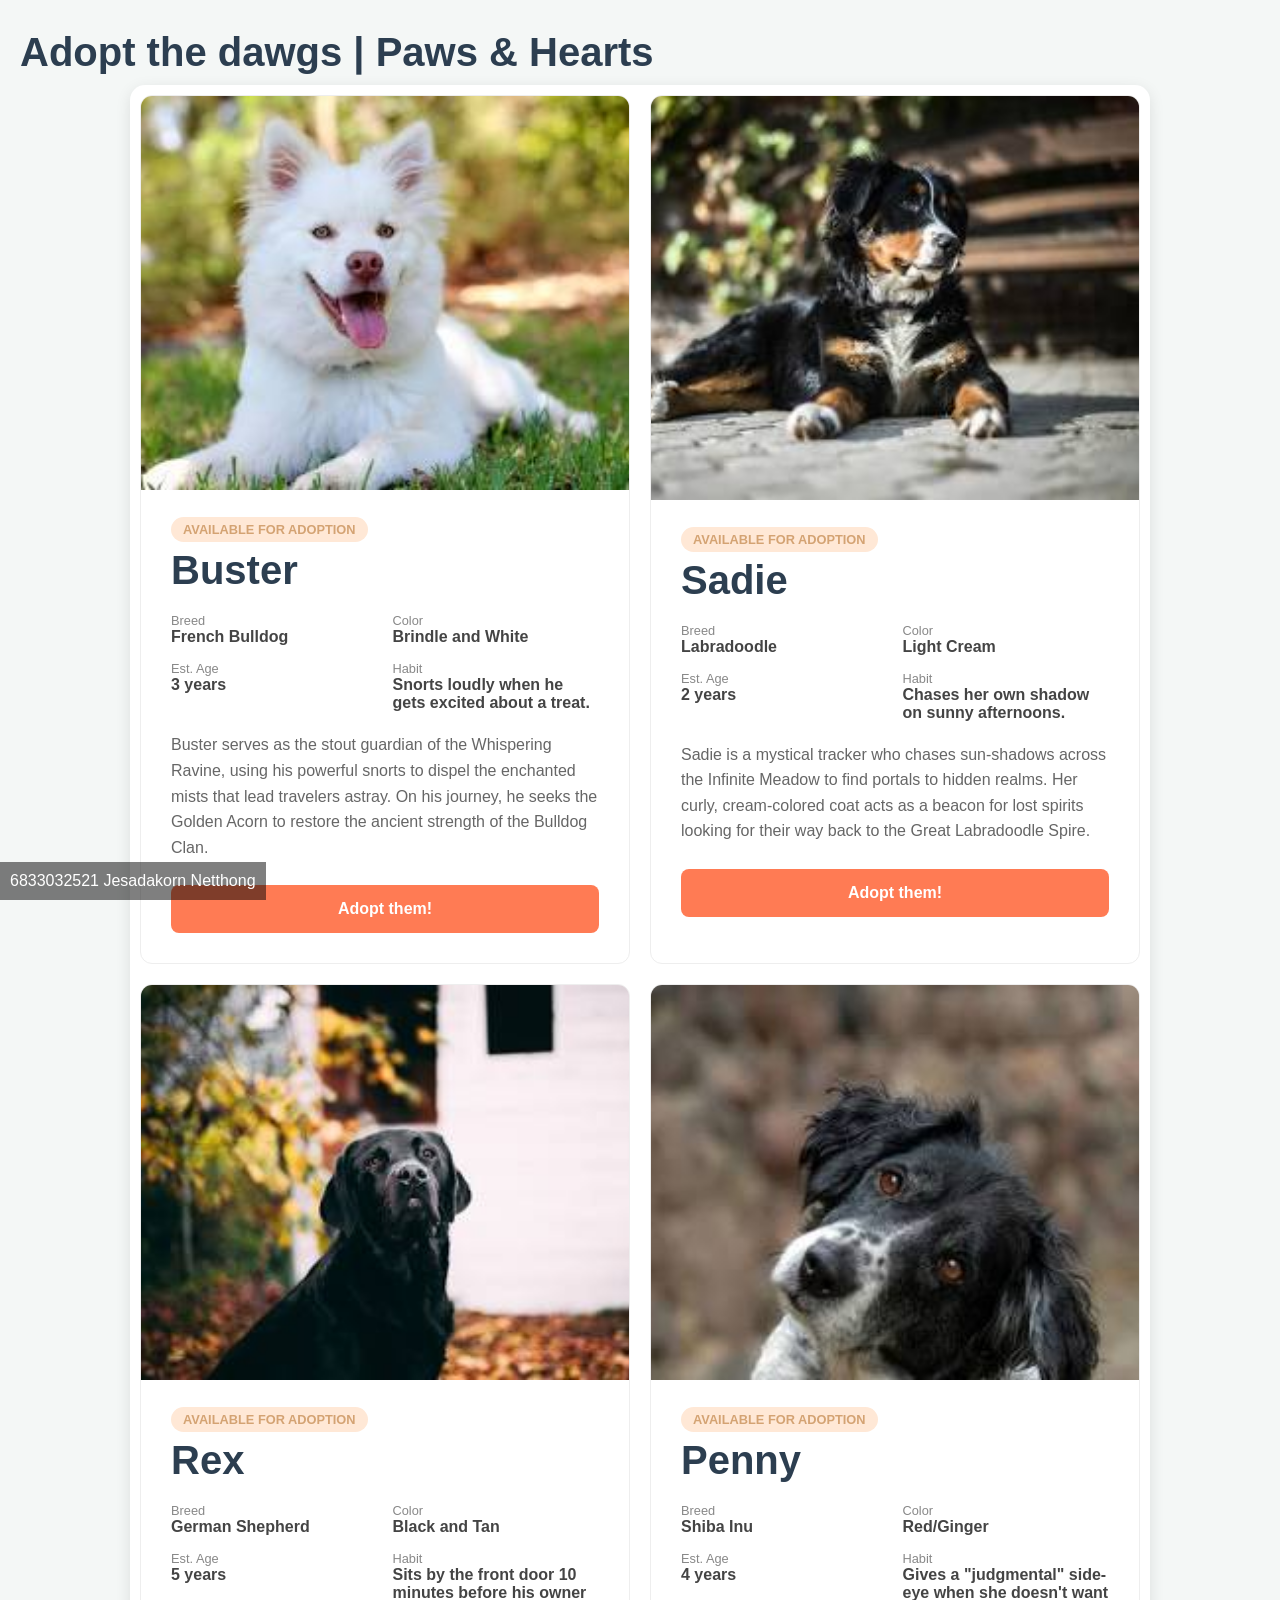
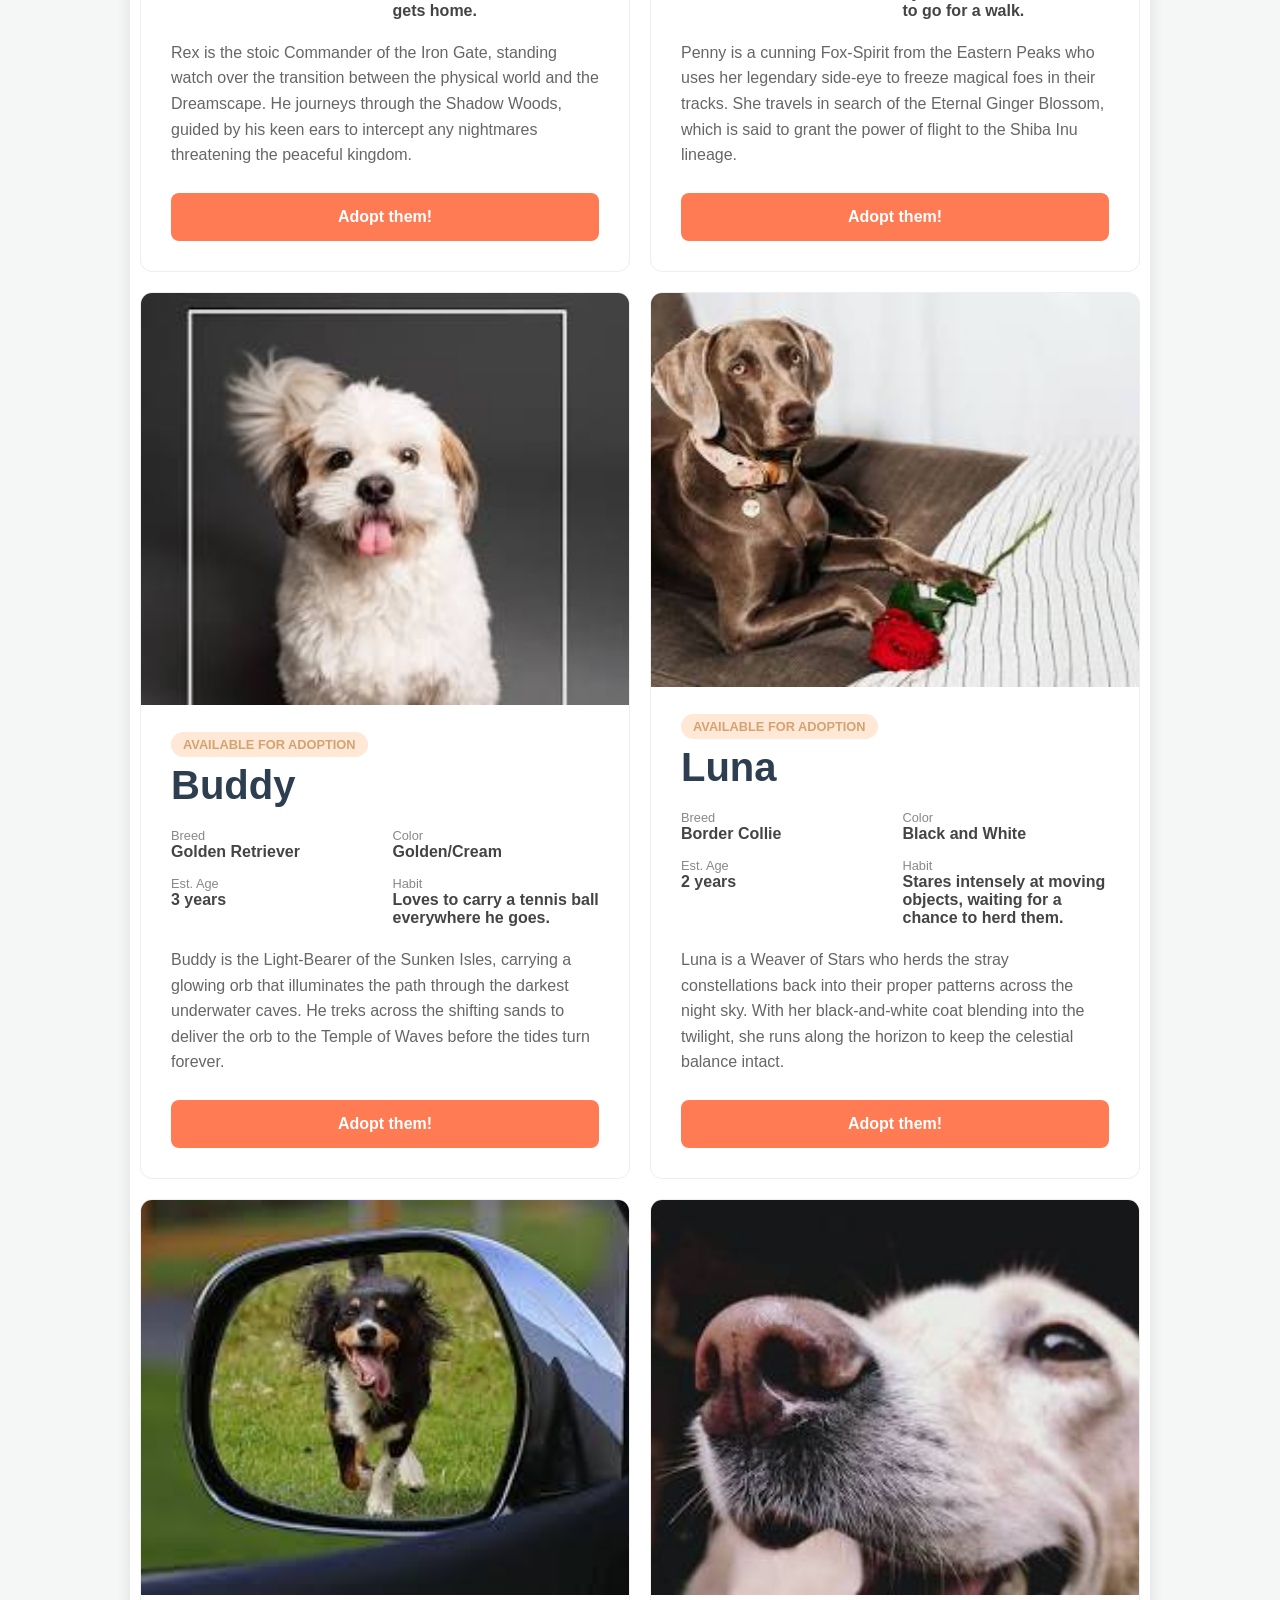
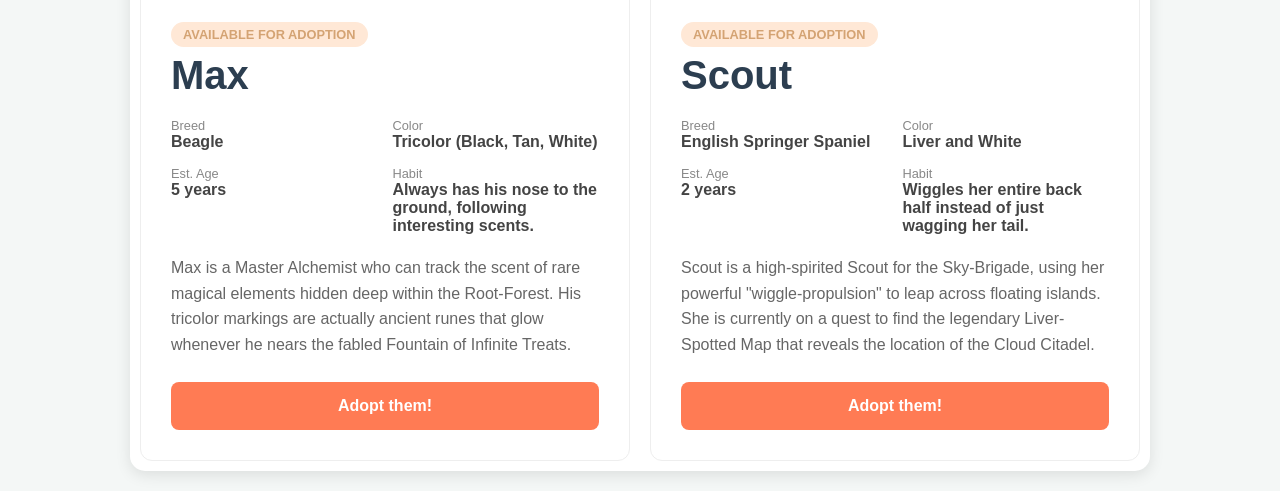
<file: index.html>
<!DOCTYPE html>
<html lang="en">

<head>
    <meta charset="UTF-8">
    <meta name="viewport" content="width=device-width, initial-scale=1.0">
    <title>Adopt the dawgs | Paws & Hearts</title>
    <link rel="stylesheet" href="style.css">
</head>

<body>
    <h1>Adopt the dawgs | Paws & Hearts</h1>
    <div class="profile-container">
        <div class="profile">
            <div class="image-section">
                <img src="image/dog01.jpg" alt="Buster">
            </div>
            <div class="info-section">
                <span class="tag">Available for adoption</span>
                <h1>Buster</h1>
                <div class="stats-grid">
                    <div>
                        <span class="stat-label">Breed</span>
                        <span class="stat-value">French Bulldog</span>
                    </div>
                    <div>
                        <span class="stat-label">Color</span>
                        <span class="stat-value">Brindle and White</span>
                    </div>
                    <div>
                        <span class="stat-label">Est. Age</span>
                        <span class="stat-value">3 years</span>
                    </div>
                    <div>
                        <span class="stat-label">Habit</span>
                        <span class="stat-value">Snorts loudly when he gets excited about a treat.</span>
                    </div>
                </div>
                <div class="description">
                    <p>Buster serves as the stout guardian of the Whispering Ravine, using his powerful snorts to dispel the enchanted mists that lead travelers astray. On his journey, he seeks the Golden Acorn to restore the ancient strength of the Bulldog Clan.</p>
                </div>
                <a href="adoptme.html" class="adopt-btn">Adopt them!</a>
            </div>
        </div>  

        <div class="profile">
            <div class="image-section">
                <img src="image/dog02.jpg" alt="Sadie">
            </div>
            <div class="info-section">
                <span class="tag">Available for adoption</span>
                <h1>Sadie</h1>
                <div class="stats-grid">
                    <div>
                        <span class="stat-label">Breed</span>
                        <span class="stat-value">Labradoodle</span>
                    </div>
                    <div>
                        <span class="stat-label">Color</span>
                        <span class="stat-value">Light Cream</span>
                    </div>
                    <div>
                        <span class="stat-label">Est. Age</span>
                        <span class="stat-value">2 years</span>
                    </div>
                    <div>
                        <span class="stat-label">Habit</span>
                        <span class="stat-value">Chases her own shadow on sunny afternoons.</span>
                    </div>
                </div>
                <div class="description">
                    <p>Sadie is a mystical tracker who chases sun-shadows across the Infinite Meadow to find portals to hidden realms. Her curly, cream-colored coat acts as a beacon for lost spirits looking for their way back to the Great Labradoodle Spire.</p>
                </div>
                <a href="adoptme.html" class="adopt-btn">Adopt them!</a>
            </div>
        </div>  

        <div class="profile">
            <div class="image-section">
                <img src="image/dog03.jpg" alt="Rex">
            </div>
            <div class="info-section">
                <span class="tag">Available for adoption</span>
                <h1>Rex</h1>
                <div class="stats-grid">
                    <div>
                        <span class="stat-label">Breed</span>
                        <span class="stat-value">German Shepherd</span>
                    </div>
                    <div>
                        <span class="stat-label">Color</span>
                        <span class="stat-value">Black and Tan</span>
                    </div>
                    <div>
                        <span class="stat-label">Est. Age</span>
                        <span class="stat-value">5 years</span>
                    </div>
                    <div>
                        <span class="stat-label">Habit</span>
                        <span class="stat-value">Sits by the front door 10 minutes before his owner gets home.</span>
                    </div>
                </div>
                <div class="description">
                    <p>Rex is the stoic Commander of the Iron Gate, standing watch over the transition between the physical world and the Dreamscape. He journeys through the Shadow Woods, guided by his keen ears to intercept any nightmares threatening the peaceful kingdom.</p>
                </div>
                <a href="adoptme.html" class="adopt-btn">Adopt them!</a>
            </div>
        </div>  

        <div class="profile">
            <div class="image-section">
                <img src="image/dog04.jpg" alt="Penny">
            </div>
            <div class="info-section">
                <span class="tag">Available for adoption</span>
                <h1>Penny</h1>
                <div class="stats-grid">
                    <div>
                        <span class="stat-label">Breed</span>
                        <span class="stat-value">Shiba Inu</span>
                    </div>
                    <div>
                        <span class="stat-label">Color</span>
                        <span class="stat-value">Red/Ginger</span>
                    </div>
                    <div>
                        <span class="stat-label">Est. Age</span>
                        <span class="stat-value">4 years</span>
                    </div>
                    <div>
                        <span class="stat-label">Habit</span>
                        <span class="stat-value">Gives a "judgmental" side-eye when she doesn't want to go for a walk.</span>
                    </div>
                </div>
                <div class="description">
                    <p>Penny is a cunning Fox-Spirit from the Eastern Peaks who uses her legendary side-eye to freeze magical foes in their tracks. She travels in search of the Eternal Ginger Blossom, which is said to grant the power of flight to the Shiba Inu lineage.</p>
                </div>
                <a href="adoptme.html" class="adopt-btn">Adopt them!</a>
            </div>
        </div>

        <div class="profile">
            <div class="image-section">
                <img src="image/dog05.jpg" alt="Buddy">
            </div>
            <div class="info-section">
                <span class="tag">Available for adoption</span>
                <h1>Buddy</h1>
                <div class="stats-grid">
                    <div>
                        <span class="stat-label">Breed</span>
                        <span class="stat-value">Golden Retriever</span>
                    </div>
                    <div>
                        <span class="stat-label">Color</span>
                        <span class="stat-value">Golden/Cream</span>
                    </div>
                    <div>
                        <span class="stat-label">Est. Age</span>
                        <span class="stat-value">3 years</span>
                    </div>
                    <div>
                        <span class="stat-label">Habit</span>
                        <span class="stat-value">Loves to carry a tennis ball everywhere he goes.</span>
                    </div>
                </div>
                <div class="description">
                    <p>Buddy is the Light-Bearer of the Sunken Isles, carrying a glowing orb that illuminates the path through the darkest underwater caves. He treks across the shifting sands to deliver the orb to the Temple of Waves before the tides turn forever.</p>
                </div>
                <a href="adoptme.html" class="adopt-btn">Adopt them!</a>
            </div>
        </div>  

        <div class="profile">
            <div class="image-section">
                <img src="image/dog06.jpg" alt="Luna">
            </div>
            <div class="info-section">
                <span class="tag">Available for adoption</span>
                <h1>Luna</h1>
                <div class="stats-grid">
                    <div>
                        <span class="stat-label">Breed</span>
                        <span class="stat-value">Border Collie</span>
                    </div>
                    <div>
                        <span class="stat-label">Color</span>
                        <span class="stat-value">Black and White</span>
                    </div>
                    <div>
                        <span class="stat-label">Est. Age</span>
                        <span class="stat-value">2 years</span>
                    </div>
                    <div>
                        <span class="stat-label">Habit</span>
                        <span class="stat-value">Stares intensely at moving objects, waiting for a chance to herd them.</span>
                    </div>
                </div>
                <div class="description">
                    <p>Luna is a Weaver of Stars who herds the stray constellations back into their proper patterns across the night sky. With her black-and-white coat blending into the twilight, she runs along the horizon to keep the celestial balance intact.</p>
                </div>
                <a href="adoptme.html" class="adopt-btn">Adopt them!</a>
            </div>
        </div>  

        <div class="profile">
            <div class="image-section">
                <img src="image/dog07.jpg" alt="Max">
            </div>
            <div class="info-section">
                <span class="tag">Available for adoption</span>
                <h1>Max</h1>
                <div class="stats-grid">
                    <div>
                        <span class="stat-label">Breed</span>
                        <span class="stat-value">Beagle</span>
                    </div>
                    <div>
                        <span class="stat-label">Color</span>
                        <span class="stat-value">Tricolor (Black, Tan, White)</span>
                    </div>
                    <div>
                        <span class="stat-label">Est. Age</span>
                        <span class="stat-value">5 years</span>
                    </div>
                    <div>
                        <span class="stat-label">Habit</span>
                        <span class="stat-value">Always has his nose to the ground, following interesting scents.</span>
                    </div>
                </div>
                <div class="description">
                    <p>Max is a Master Alchemist who can track the scent of rare magical elements hidden deep within the Root-Forest. His tricolor markings are actually ancient runes that glow whenever he nears the fabled Fountain of Infinite Treats.</p>
                </div>
                <a href="adoptme.html" class="adopt-btn">Adopt them!</a>
            </div>
        </div>  

        <div class="profile">
            <div class="image-section">
                <img src="image/dog08.jpg" alt="Scout">
            </div>
            <div class="info-section">
                <span class="tag">Available for adoption</span>
                <h1>Scout</h1>
                <div class="stats-grid">
                    <div>
                        <span class="stat-label">Breed</span>
                        <span class="stat-value">English Springer Spaniel</span>
                    </div>
                    <div>
                        <span class="stat-label">Color</span>
                        <span class="stat-value">Liver and White</span>
                    </div>
                    <div>
                        <span class="stat-label">Est. Age</span>
                        <span class="stat-value">2 years</span>
                    </div>
                    <div>
                        <span class="stat-label">Habit</span>
                        <span class="stat-value">Wiggles her entire back half instead of just wagging her tail.</span>
                    </div>
                </div>
                <div class="description">
                    <p>Scout is a high-spirited Scout for the Sky-Brigade, using her powerful "wiggle-propulsion" to leap across floating islands. She is currently on a quest to find the legendary Liver-Spotted Map that reveals the location of the Cloud Citadel.</p>
                </div>
                <a href="adoptme.html" class="adopt-btn">Adopt them!</a>
            </div>
        </div>
    </div>

    <div class="bottom-left">6833032521 Jesadakorn Netthong</div>
</body>

</html>
</file>
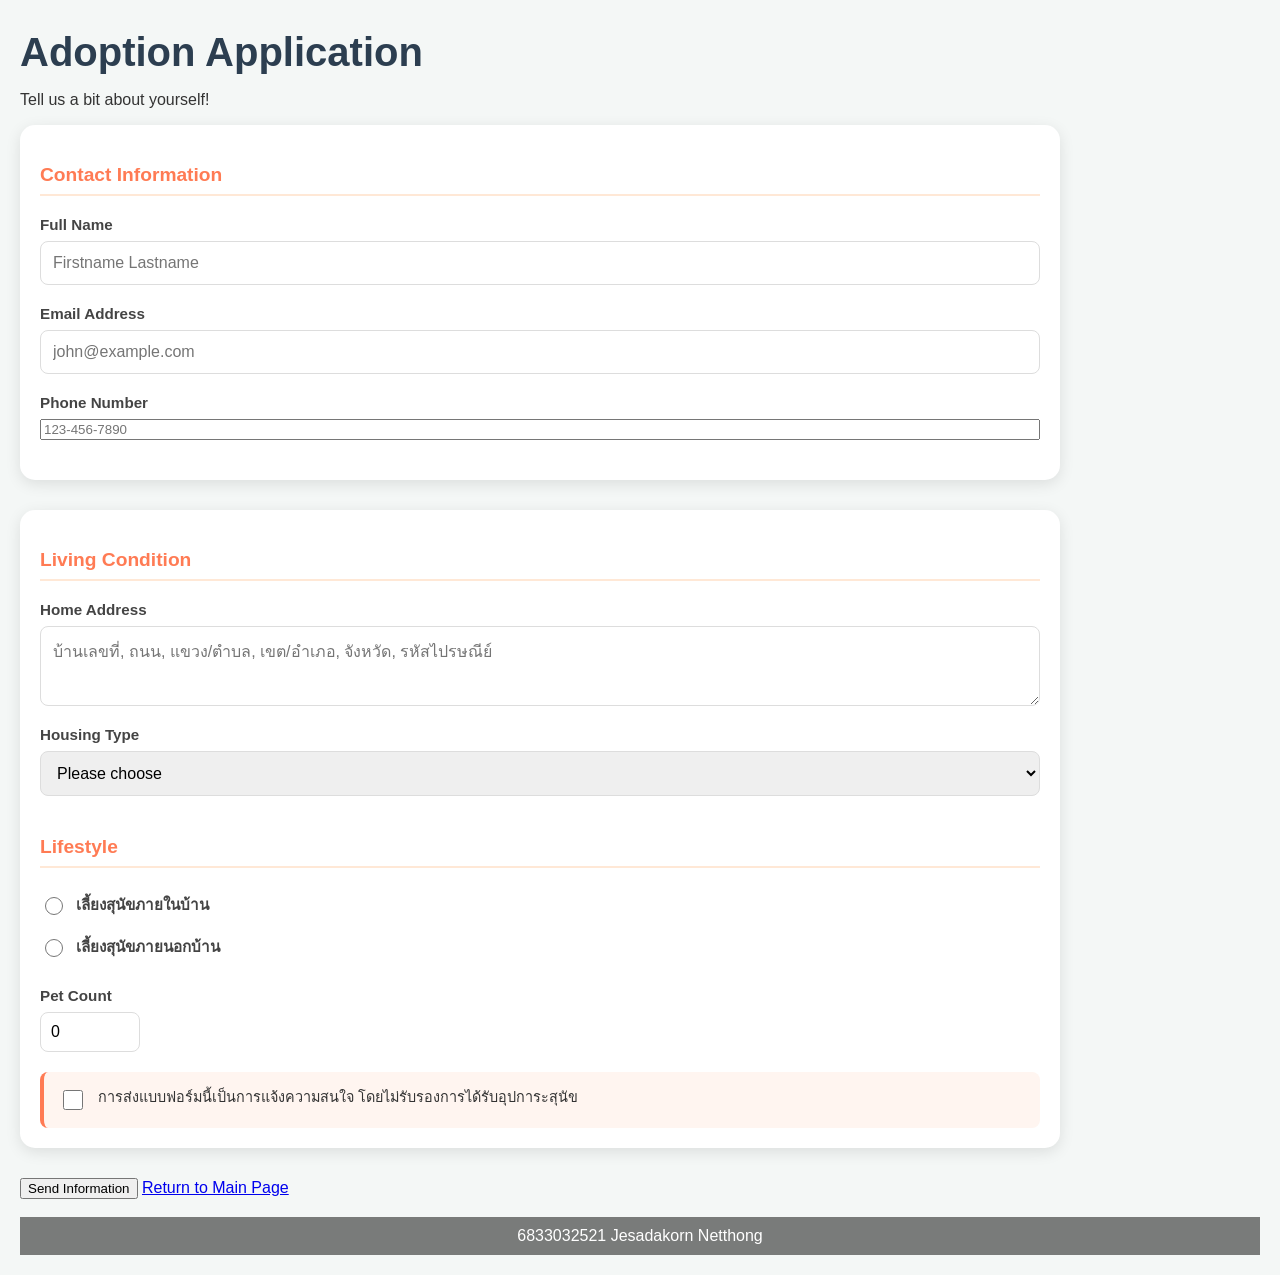
<file: adoptme.html>
<!DOCTYPE html>
<html lang="en">
<head>
    <meta charset="UTF-8">
    <meta name="viewport" content="width=device-width, initial-scale=1.0">
    <link rel="stylesheet" href="style.css">
    <title>Adopt Me</title>
</head>

<body>
    <div class="form header">
        <h1>Adoption Application</h1>
        <p>Tell us a bit about yourself!</p>
    </div>
    <form id="adoption-form">
        <div class="form-section">
            <h3>Contact Information</h3>
            <div class="input-group">
                <label for="full-name">Full Name</label>
                <input type="text" id="full-name" name="full-name" placeholder="Firstname Lastname" required>
            </div>
            <div class="input-row">
                <div class="input-group">
                    <label for="email">Email Address</label>
                    <input type="email" id="email" name="email" placeholder="john@example.com" required>
                </div>
                <div class="input-group">
                    <label for="phone">Phone Number</label>
                    <input type="tel" id="phone" name="phone" placeholder="123-456-7890" required>
                </div>
            </div>
        </div>

        <div class="form-section">
            <h3>Living Condition</h3>
            <div class="input-group">
                <label for="address">Home Address</label>
                <textarea id="address" name="address" rows="3" placeholder="บ้านเลขที่, ถนน, แขวง/ตำบล, เขต/อำเภอ, จังหวัด, รหัสไปรษณีย์" required></textarea>
            </div>
            
            <div class="input-group">
                <label for="housing">Housing Type</label>
                <select id="housing" name="housing" required>
                    <option value="">Please choose</option>
                    <option value="garden">บ้านสวน</option>
                    <option value="detached">บ้านเดี่ยว</option>
                    <option value="townhome">บ้านทาวน์โฮม</option>
                    <option value="condo">คอนโดมิเนียม/หอพัก</option>
                </select>
            </div>

            <div class="input-group">
                <h3>Lifestyle</h3>
                <div class="radio-group">
                    <label class="radio-label">
                        <input type="radio" name="living-style" value="indoor" required>เลี้ยงสุนัขภายในบ้าน
                    </label>
                    <label class="radio-label">
                        <input type="radio" name="living-style" value="outdoor">เลี้ยงสุนัขภายนอกบ้าน
                    </label>
                </div>
            </div>

            <div class="input-group">
                <label for="pet-count">Pet Count</label>
                <input type="number" id="pet-count" name="pet-count" min="0" value="0" required>
            </div>

            <div class="checkbox-group">
                <input type="checkbox" id="agreement" name="agreement" required>
                <label for="agreement">การส่งแบบฟอร์มนี้เป็นการแจ้งความสนใจ โดยไม่รับรองการได้รับอุปการะสุนัข</label>
            </div>
        </div>

        <button type="submit" class="submit-btn">Send Information</button>
            <a href="index.html" class="back-link">Return to Main Page</a>
    </form>
    <br>
    <div class="bottom-mid">6833032521 Jesadakorn Netthong</div>
</body>

</html>
</file>
<file: style.css>
body {
    font-family: 'Segoe UI', Tahoma, Geneva, Verdana, sans-serif;
    background-color: #f4f7f6;
    margin: 0;
    padding: 20px;
    color: #333;
}

.profile-container {
    max-width: 1000px;
    margin: 0 auto;
    background: #fff;
    border-radius: 15px;
    padding: 20px;
    box-shadow: 0 4px 15px rgba(0,0,0,0.1);
    display: grid;
    grid-template-columns: 1fr 1fr;
    gap: 20px;
    padding: 10px;
}

.profile {
    background: white;
    border-radius: 12px;
    overflow: hidden;
    border: 1px solid #eee;
    display: flex;
    flex-direction: column;
}

.image-section {
    flex: 1;
    min-width: 300px;
}

.image-section img {
    width: 100%;
    height: 100%;
    object-fit: cover;
}

.info-section {
    flex: 1;
    padding: 30px;
    min-width: 300px;
}

.tag {
    background-color: #ffe8d6;
    color: #d4a373;
    padding: 5px 12px;
    border-radius: 20px;
    font-size: 0.8rem;
    font-weight: bold;
    text-transform: uppercase;
}

h1 {
    margin: 10px 0;
    color: #2c3e50;
    font-size: 2.5rem;
}

.stats-grid {
    display: grid;
    grid-template-columns: 1fr 1fr;
    gap: 15px;
    margin: 20px 0;
}

.stat-item {
    border-bottom: 1px solid #eee;
    padding-bottom: 5px;
}

.stat-label {
    font-size: 0.8rem;
    color: #888;
    display: block;
}

.stat-value {
    font-weight: bold;
    color: #444;
}

.description {
    line-height: 1.6;
    color: #666;
    margin-bottom: 25px;
}

.adopt-btn {
    display: block;
    text-align: center;
    background-color: #ff7b54;
    color: white;
    text-decoration: none;
    padding: 15px;
    border-radius: 8px;
    font-weight: bold;
    transition: background 0.3s;
}

.adopt-btn:hover {
    background-color: #e86a43;
}

@media (max-width: 600px) {
    .profile-container { flex-direction: column; }
}

.bottom-left {
    position: fixed;
    bottom: 0;
    left: 0;
    padding: 10px;
    background-color: rgba(0, 0, 0, 0.5);
    color: white;
}

.bottom-mid {
    position: relative;
    bottom: 0;
    text-align: center;
    padding: 10px;
    background-color: rgba(0, 0, 0, 0.5);
    color: white;
}

.form-section {
    max-width: 1000px;
    margin-bottom: 30px;
    background: #fff;
    border-radius: 15px;
    padding: 20px;
    box-shadow: 0 4px 15px rgba(0,0,0,0.1);
}

.form-section h3 {
    font-size: 1.2rem;
    color: #ff7b54;
    border-bottom: 2px solid #ffe8d6;
    padding-bottom: 8px;
    margin-bottom: 20px;
}

.input-group {
    margin-bottom: 20px;
    display: flex;
    flex-direction: column;
}

.input-group label {
    font-weight: bold;
    margin-bottom: 8px;
    font-size: 0.95rem;
    color: #444;
}

input[type="text"],
input[type="email"],
input[type="number"],
select,
textarea {
    width: 100%;
    padding: 12px;
    border: 1px solid #ddd;
    border-radius: 8px;
    font-family: inherit;
    font-size: 1rem;
    transition: all 0.3s;
    box-sizing: border-box;
}

input:focus, select:focus, textarea:focus {
    outline: none;
    border-color: #ff7b54;
    box-shadow: 0 0 8px rgba(255, 123, 84, 0.2);
    background-color: #fff;
}

textarea {
    resize: vertical;
}

.radio-group {
    display: flex;
    flex-direction: column;
    gap: 10px;
    margin-top: 5px;
}

.radio-label {
    display: flex;
    align-items: center;
    gap: 10px;
    font-weight: normal;
    cursor: pointer;
}

.radio-label input[type="radio"] {
    width: 18px;
    height: 18px;
    cursor: pointer;
}

input[type="number"] {
    width: 100px;
    padding: 10px;
}

.checkbox-group {
    display: flex;
    align-items: flex-start;
    gap: 12px;
    background: #fff5f0;
    padding: 15px;
    border-radius: 8px;
    border-left: 4px solid #ff7b54;
}

.checkbox-group input[type="checkbox"] {
    width: 20px;
    height: 20px;
    margin-top: 3px;
    cursor: pointer;
}

.checkbox-group label {
    font-weight: normal;
    font-size: 0.9rem;
    line-height: 1.4;
    cursor: pointer;
}
</file>
